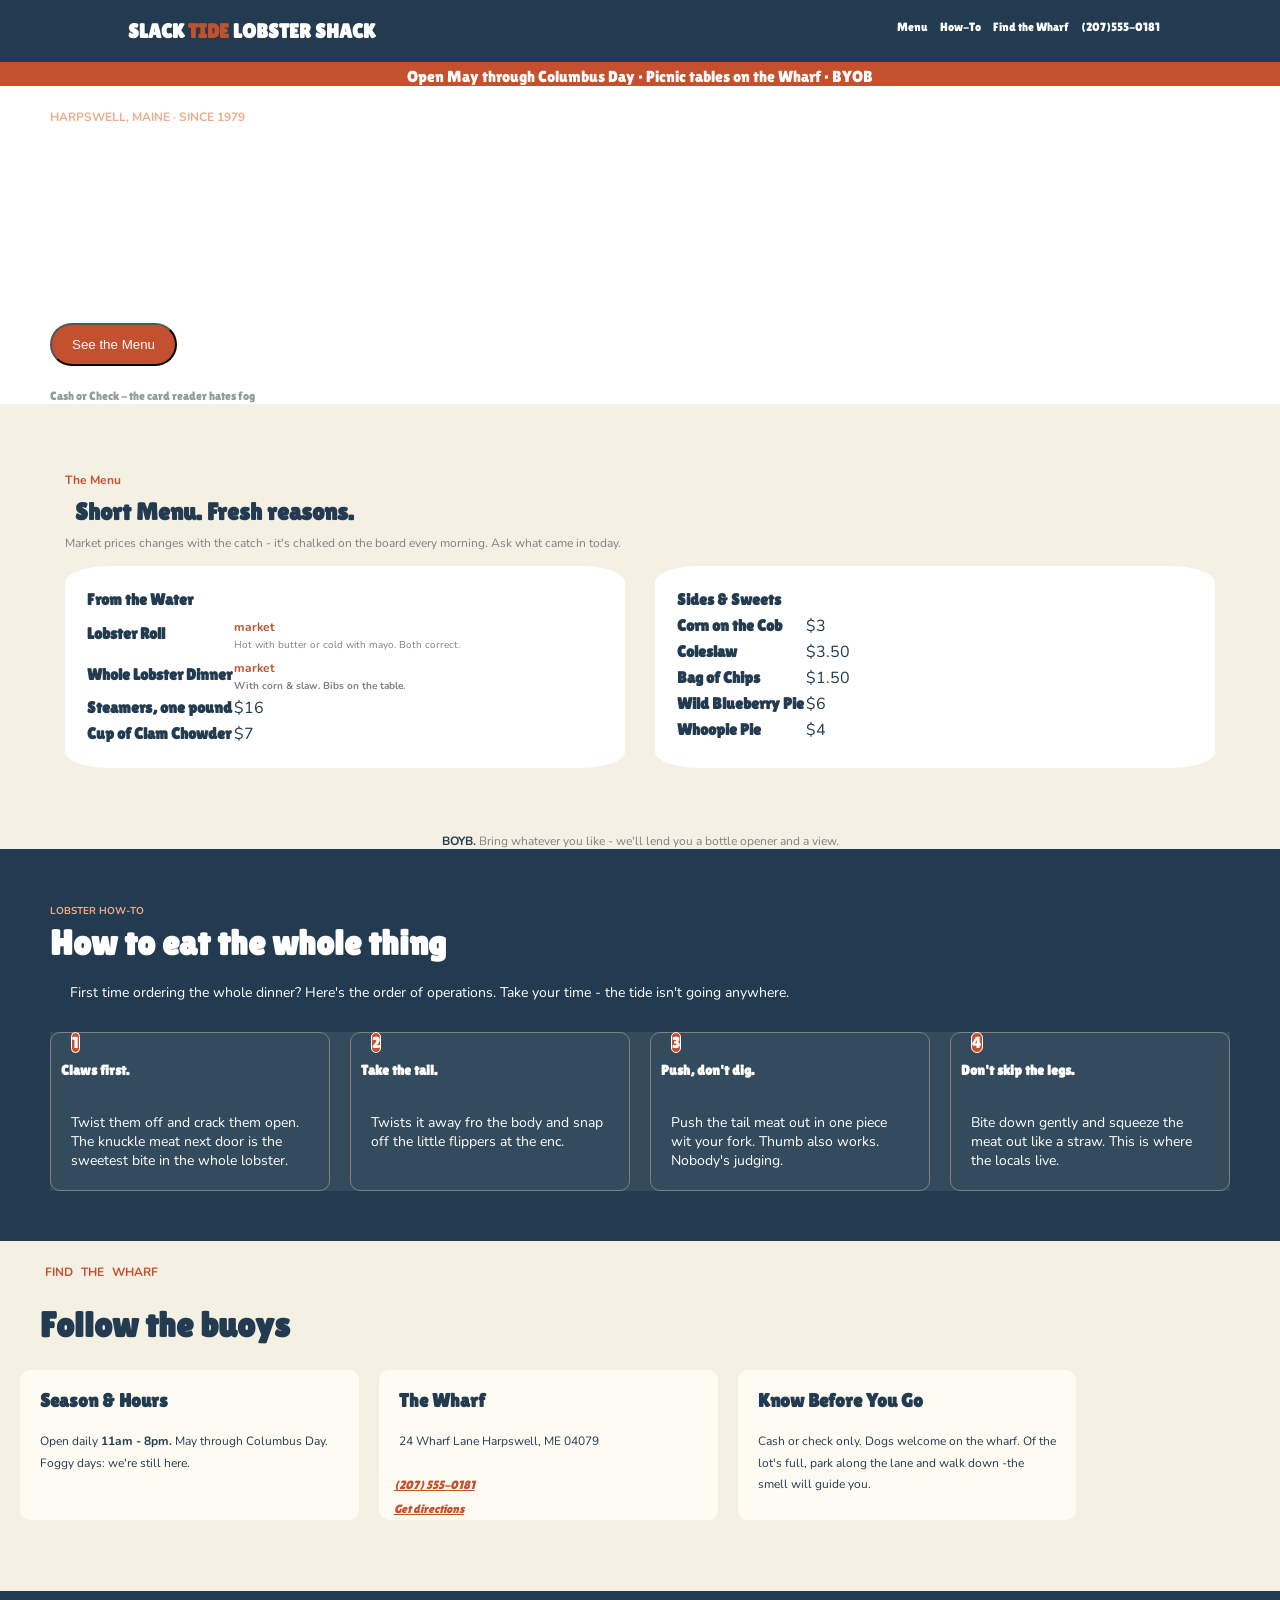
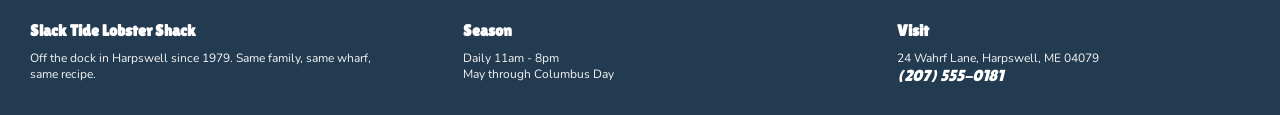
<file: index.html>
<!DOCTYPE html>
<html lang="en">

<head>
    <meta charset="UTF-8">
    <meta name="viewport" content="width=device-width, initial-scale=1.0">
    <title>Maine Lobster</title>
    <link rel="stylesheet" href="mainelobster.css">
    <link rel="preconnect" href="https://fonts.googleapis.com">
    <link rel="preconnect" href="https://fonts.gstatic.com" crossorigin>
    <link
        href="https://fonts.googleapis.com/css2?family=Lilita+One&family=Nunito:ital,wght@0,200..1000;1,200..1000&family=Roboto:ital,wght@0,100..900;1,100..900&family=Source+Sans+3:ital,wght@0,200..900;1,200..900&family=Titan+One&display=swap"
        rel="stylesheet">
    <link rel="preconnect" href="https://fonts.googleapis.com">
    <link rel="preconnect" href="https://fonts.gstatic.com" crossorigin>
    <link
        href="https://fonts.googleapis.com/css2?family=Lilita+One&family=Nunito+Sans:ital,opsz,wght@0,6..12,200..1000;1,6..12,200..1000&family=Nunito:ital,wght@0,200..1000;1,200..1000&family=Roboto:ital,wght@0,100..900;1,100..900&family=Source+Sans+3:ital,wght@0,200..900;1,200..900&family=Titan+One&display=swap"
        rel="stylesheet">
</head>

<body>
    <header>
        <h2>SLACK <span>TIDE</span> LOBSTER SHACK</h2>

        <nav>
            <ul>
                <li><a href="#">Menu</a></li>
                <li><a href="#">How-To</a></li>
                <li><a href="#">Find the Wharf</a></li>
                <li><a><span>(207)555-0181</span></a></li>
            </ul>
        </nav>
        <p>Open May through Columbus Day &middot; Picnic tables on the Wharf &middot; BYOB</p>
    </header>

    <main class="mainContainer">
        <section>
            <span class="span-1">HARPSWELL, MAINE &middot; SINCE 1979</span>
            <h1>Off the Boat. Onto the Roll.</h1>
            <p>Our lobster comes off the dock you're sitting on. Order at the window, grab a picnic table, watch the
                boats come in.</p>
            <button type="button">See the Menu</button>
            <button type="button" id="none">Lobster How-To</button>
            <br>
            <br>
            <span class="span-2">Cash or Check - the card reader hates fog<span>
        </section>

    </main>

    <section class="menuLovers">
        <section class="menuHaters">
            <section class="menuGood">
                <span>The Menu</span>
                <h2>Short Menu. Fresh reasons.</h2>
                <p>Market prices changes with the catch - it's chalked on the board every morning. Ask what came in today.
                </p>
            </section>
            <section class="menuTable">
                <section class="menuTable-1">
                    <table>
                        <thead>
                            <tr>
                                <th class="menuRule">From the Water</th>
                            </tr>
                        </thead>
                        <tbody>
                            <tr>
                                <th>Lobster Roll</th>
                                <td><span>market</span>
                                    <p class="menurRoll">Hot with butter or cold with mayo. Both correct.</p>
                                </td>
                            </tr>
                            <tr>
                                <th>Whole Lobster Dinner</th>
                                <td><span>market<span>
                                    <p class="menurRoll">With corn & slaw. Bibs on the table.</p>
                                </td>
                            </tr>
                            <tr>
                                <th>Steamers, one pound</th>
                                <td>$16</td>
                            </tr>
                            <tr>
                                <th>Cup of Clam Chowder</th>
                                <td>$7</td>
                            </tr>
                        </tbody>
                    </table>
                </section>


                <section class="menuTable-2">
                    <table>
                        <thead>
                            <tr>
                                <th class="menuRule">Sides & Sweets</th>
                            </tr>
                        </thead>
                        <tbody>
                            <tr>
                                <th>Corn on the Cob</th>
                                <td>$3</td>
                            </tr>
                            <tr>
                                <th>Coleslaw</th>
                                <td>$3.50</td>
                            </tr>
                            <tr>
                                <th>Bag of Chips</th>
                                <td>$1.50</td>
                            </tr>
                            <tr>
                                <th>Wild Blueberry Pie</th>
                                <td>$6</td>
                            </tr>
                            <tr>
                                <th>Whoopie Pie</th>
                                <td>$4</td>
                            </tr>
                        </tbody>
                    </table>
                </section>
            </section>
        </section>

        <section class="captionThis">
            <caption><strong>BOYB.</strong> Bring whatever you like - we'll lend you a bottle opener and a view.</caption>
        </section>
    </section>

    <section class="theHowtoeat">
        <section class="lobster">
            <section>
                <span>LOBSTER HOW-TO</span>
                <h2>How to eat the whole thing</h2>
                <p>First time ordering the whole dinner? Here's the order of operations. Take your time - the tide isn't
                    going anywhere.</p>
            </section>
        </section>

        <section class="lobster-1">
            <section>
                <span>1</span>
                <h3>Claws first.</h3>
                <p>Twist them off and crack them open. The knuckle meat next door is the sweetest bite in the whole
                    lobster.
                </p>
            </section>

            <section>
                <span>2</span>
                <h3>Take the tail.</h3>
                <p>Twists it away fro the body and snap off the little flippers at the enc.</p>
            </section>

            <section>
                <span>3</span>
                <h3>Push, don't dig.</h3>
                <p>Push the tail meat out in one piece wit your fork. Thumb also works. Nobody's judging.</p>
            </section>

            <section>
                <span>4</span>
                <h3>Don't skip the legs.</h3>
                <p>Bite down gently and squeeze the meat out like a straw. This is where the locals live.</p>
            </section>
        </section>
    </section>
    <section class="lobsterLover">
        <section class="lobsterEat">
                <section class="eatMore">
                <section>
                    <span>FIND THE WHARF</span>
                    <h2>Follow the buoys</h2>
                </section>
                <section class="lobsterFind">
                    <section>
                        <h3>Season & Hours</h3>
                        <p>Open daily <strong>11am - 8pm.</strong> May through Columbus Day. Foggy days: we're still here.</p>
                    </section>
                    <section>
                        <h3 class="wharf">The Wharf</h3>
                        <p>24 Wharf Lane Harpswell, ME 04079</p>
                        <address>
                            <a href="tel:+0123456789">(207) 555-0181</a>
                            <a href="#">Get directions</a>
                        </address>
                    </section>
                    <section>
                        <h3>Know Before You Go</h3>
                        <p>Cash or check only. Dogs welcome on the wharf. Of the lot's full, park along the lane and walk down -the smell will guide you.</p>
                    </section>
                </section>
            </section>
        </section>
    </section>
    <footer>
        <section class="footerSec"> 
            <section>
                <h3>Slack Tide Lobster Shack</h3>
                <p>Off the dock in Harpswell since 1979. Same family, same wharf, same recipe.</p>
            </section>

            <section>
                <h3>Season</h3>
                <p>Daily 11am - 8pm</p>
                <p>May through Columbus Day</p>
            </section>

            <section>
                <h3>Visit</h3>
                <p>24 Wahrf Lane, Harpswell, ME 04079</p>
                <address href="tel:+0123456789">(207) 555-0181</address>
            </section>
        </section>
    </footer>

</body>

</html>
</file>
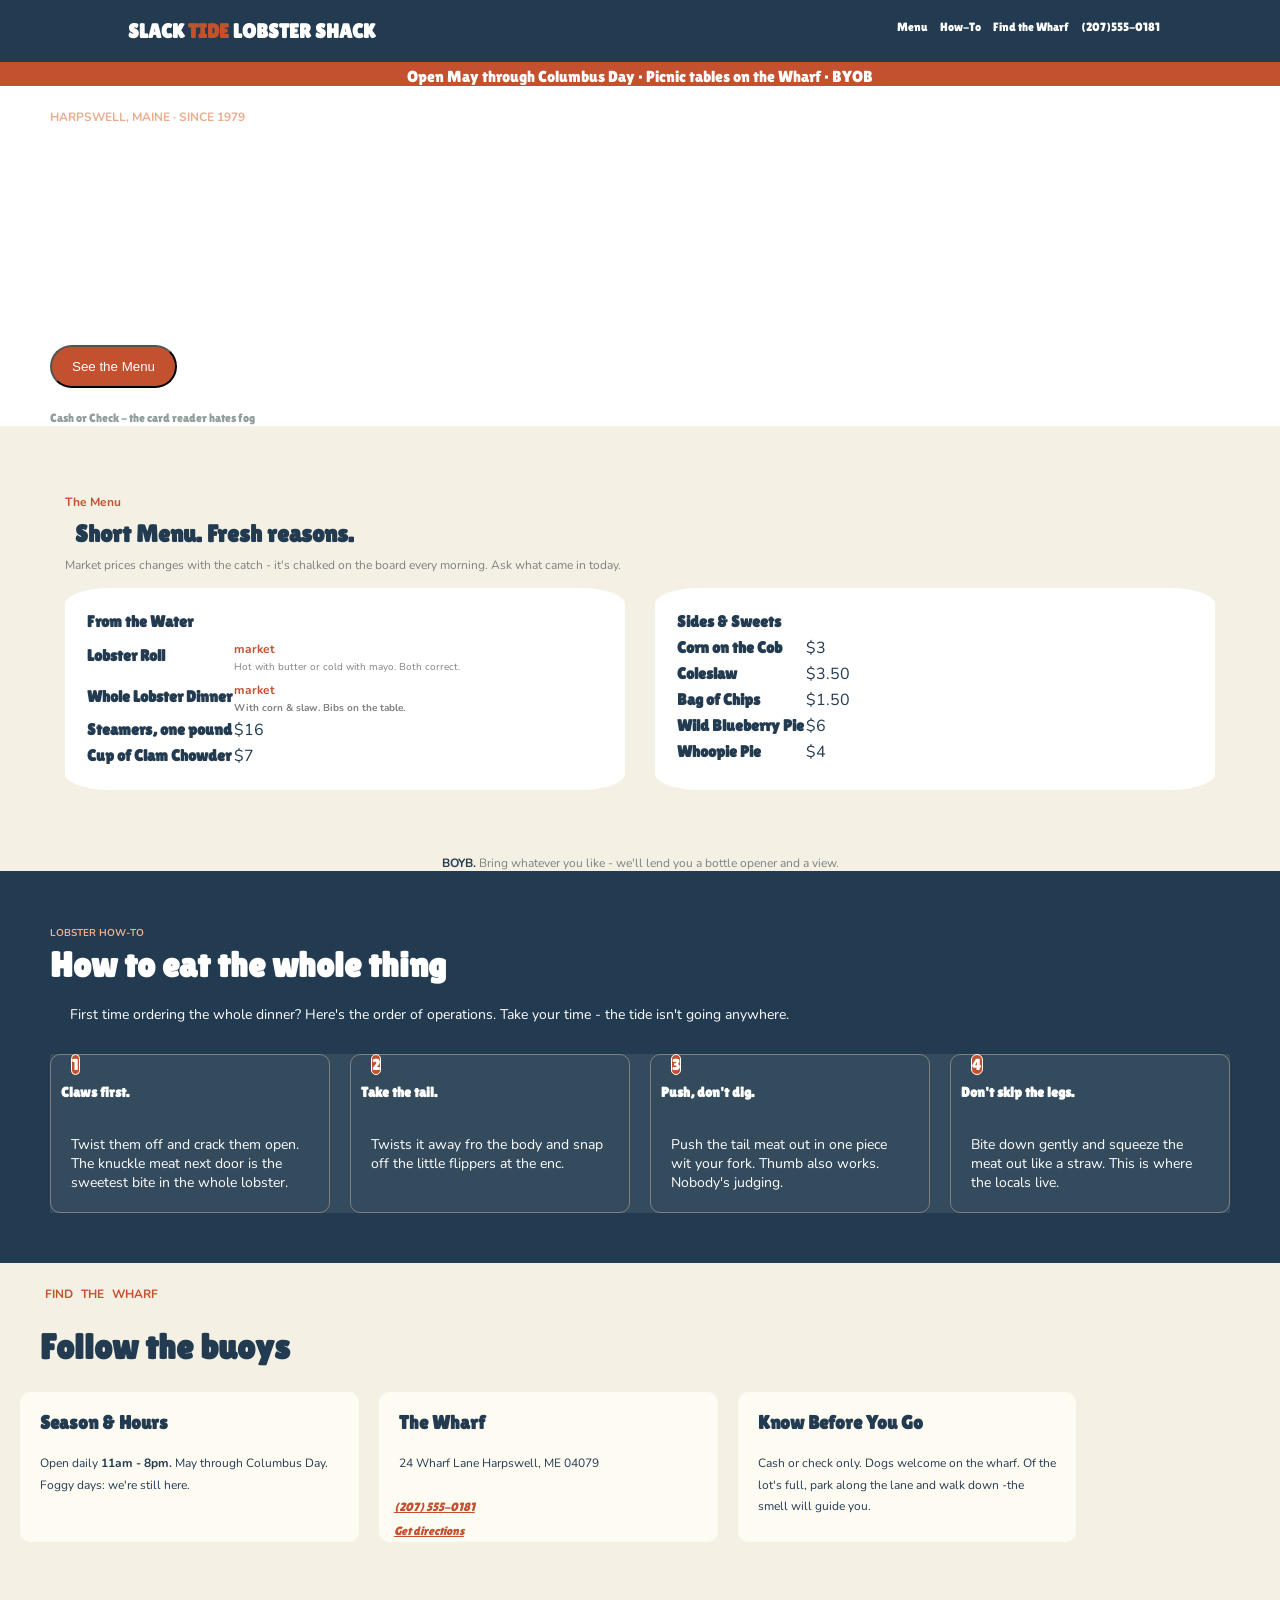
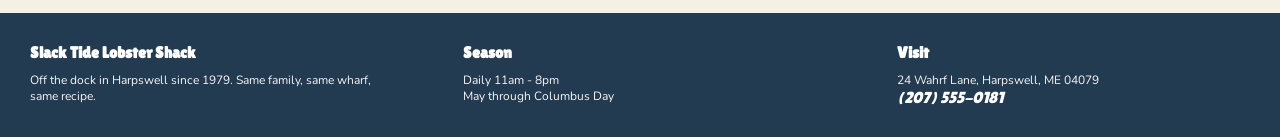
<file: mainlobster.html>
<!DOCTYPE html>
<html lang="en">

<head>
    <meta charset="UTF-8">
    <meta name="viewport" content="width=device-width, initial-scale=1.0">
    <title>Maine Lobster</title>
    <link rel="stylesheet" href="mainelobster.css">
    <link rel="preconnect" href="https://fonts.googleapis.com">
    <link rel="preconnect" href="https://fonts.gstatic.com" crossorigin>
    <link
        href="https://fonts.googleapis.com/css2?family=Lilita+One&family=Nunito:ital,wght@0,200..1000;1,200..1000&family=Roboto:ital,wght@0,100..900;1,100..900&family=Source+Sans+3:ital,wght@0,200..900;1,200..900&family=Titan+One&display=swap"
        rel="stylesheet">
    <link rel="preconnect" href="https://fonts.googleapis.com">
    <link rel="preconnect" href="https://fonts.gstatic.com" crossorigin>
    <link
        href="https://fonts.googleapis.com/css2?family=Lilita+One&family=Nunito+Sans:ital,opsz,wght@0,6..12,200..1000;1,6..12,200..1000&family=Nunito:ital,wght@0,200..1000;1,200..1000&family=Roboto:ital,wght@0,100..900;1,100..900&family=Source+Sans+3:ital,wght@0,200..900;1,200..900&family=Titan+One&display=swap"
        rel="stylesheet">
</head>

<body>
    <header>
        <h2>SLACK <span>TIDE</span> LOBSTER SHACK</h2>

        <nav>
            <ul>
                <li><a href="#">Menu</a></li>
                <li><a href="#">How-To</a></li>
                <li><a href="#">Find the Wharf</a></li>
                <li><a><span>(207)555-0181</span></a></li>
            </ul>
        </nav>
        <p>Open May through Columbus Day &middot; Picnic tables on the Wharf &middot; BYOB</p>
    </header>

    <main class="mainContainer">
        <section>
            <span class="span-1">HARPSWELL, MAINE &middot; SINCE 1979</span>
            <h1>Off the Boat. Onto the Roll.</h1>
            <p>Our lobster comes woff the dock you're sitting on. Order at the window, grab a picnic table, watch the
                boats come in.</p>
            <button type="button">See the Menu</button>
            <button type="button" id="none">Lobster How-To</button>
            <br>
            <br>
            <span class="span-2">Cash or Check - the card reader hates fog<span>
        </section>

    </main>

    <section class="menuLovers">
        <section class="menuHaters">
            <section class="menuGood">
                <span>The Menu</span>
                <h2>Short Menu. Fresh reasons.</h2>
                <p>Market prices changes with the catch - it's chalked on the board every morning. Ask what came in today.
                </p>
            </section>
            <section class="menuTable">
                <section class="menuTable-1">
                    <table>
                        <thead>
                            <tr>
                                <th class="menuRule">From the Water</th>
                            </tr>
                        </thead>
                        <tbody>
                            <tr>
                                <th>Lobster Roll</th>
                                <td><span>market</span>
                                    <p class="menurRoll">Hot with butter or cold with mayo. Both correct.</p>
                                </td>
                            </tr>
                            <tr>
                                <th>Whole Lobster Dinner</th>
                                <td><span>market<span>
                                    <p class="menurRoll">With corn & slaw. Bibs on the table.</p>
                                </td>
                            </tr>
                            <tr>
                                <th>Steamers, one pound</th>
                                <td>$16</td>
                            </tr>
                            <tr>
                                <th>Cup of Clam Chowder</th>
                                <td>$7</td>
                            </tr>
                        </tbody>
                    </table>
                </section>


                <section class="menuTable-2">
                    <table>
                        <thead>
                            <tr>
                                <th class="menuRule">Sides & Sweets</th>
                            </tr>
                        </thead>
                        <tbody>
                            <tr>
                                <th>Corn on the Cob</th>
                                <td>$3</td>
                            </tr>
                            <tr>
                                <th>Coleslaw</th>
                                <td>$3.50</td>
                            </tr>
                            <tr>
                                <th>Bag of Chips</th>
                                <td>$1.50</td>
                            </tr>
                            <tr>
                                <th>Wild Blueberry Pie</th>
                                <td>$6</td>
                            </tr>
                            <tr>
                                <th>Whoopie Pie</th>
                                <td>$4</td>
                            </tr>
                        </tbody>
                    </table>
                </section>
            </section>
        </section>

        <section class="captionThis">
            <caption><strong>BOYB.</strong> Bring whatever you like - we'll lend you a bottle opener and a view.</caption>
        </section>
    </section>

    <section class="theHowtoeat">
        <section class="lobster">
            <section>
                <span>LOBSTER HOW-TO</span>
                <h2>How to eat the whole thing</h2>
                <p>First time ordering the whole dinner? Here's the order of operations. Take your time - the tide isn't
                    going anywhere.</p>
            </section>
        </section>

        <section class="lobster-1">
            <section>
                <span>1</span>
                <h3>Claws first.</h3>
                <p>Twist them off and crack them open. The knuckle meat next door is the sweetest bite in the whole
                    lobster.
                </p>
            </section>

            <section>
                <span>2</span>
                <h3>Take the tail.</h3>
                <p>Twists it away fro the body and snap off the little flippers at the enc.</p>
            </section>

            <section>
                <span>3</span>
                <h3>Push, don't dig.</h3>
                <p>Push the tail meat out in one piece wit your fork. Thumb also works. Nobody's judging.</p>
            </section>

            <section>
                <span>4</span>
                <h3>Don't skip the legs.</h3>
                <p>Bite down gently and squeeze the meat out like a straw. This is where the locals live.</p>
            </section>
        </section>
    </section>
    <section class="lobsterLover">
        <section class="lobsterEat">
                <section class="eatMore">
                <section>
                    <span>FIND THE WHARF</span>
                    <h2>Follow the buoys</h2>
                </section>
                <section class="lobsterFind">
                    <section>
                        <h3>Season & Hours</h3>
                        <p>Open daily <strong>11am - 8pm.</strong> May through Columbus Day. Foggy days: we're still here.</p>
                    </section>
                    <section>
                        <h3 class="wharf">The Wharf</h3>
                        <p>24 Wharf Lane Harpswell, ME 04079</p>
                        <address>
                            <a href="tel:+0123456789">(207) 555-0181</a>
                            <a href="#">Get directions</a>
                        </address>
                    </section>
                    <section>
                        <h3>Know Before You Go</h3>
                        <p>Cash or check only. Dogs welcome on the wharf. Of the lot's full, park along the lane and walk down -the smell will guide you.</p>
                    </section>
                </section>
            </section>
        </section>
    </section>
    <footer>
        <section class="footerSec"> 
            <section>
                <h3>Slack Tide Lobster Shack</h3>
                <p>Off the dock in Harpswell since 1979. Same family, same wharf, same recipe.</p>
            </section>

            <section>
                <h3>Season</h3>
                <p>Daily 11am - 8pm</p>
                <p>May through Columbus Day</p>
            </section>

            <section>
                <h3>Visit</h3>
                <p>24 Wahrf Lane, Harpswell, ME 04079</p>
                <address href="tel:+0123456789">(207) 555-0181</address>
            </section>
        </section>
    </footer>

</body>

</html>
</file>
<file: mainelobster.css>
*{
    box-sizing: border-box;
     margin: 0;
    padding: 0;
}
body {
    font-family: "lilita One", san-serif;
}
/*
  ========================================
    HEADER
  ========================================
*/
header, footer{
    clear: both; 
}
header{
    width: 100%; 
    background: rgb(35, 59, 80);
    height: auto; 
}
header h2{ 
    display: inline-block;
    margin: 20px 10%;
    font-size: 20px;
    color: white; 
}

header h2 span{
    color: rgb(195, 80, 46);
}

header nav{
    float: right; 
    margin: 0 100px
}

header ul{
    margin: 0;
    padding: 15px; 
    font-size: 12px;
}
header li{
    display: inline-block;
    font-size: 12px;
    padding: 5px;
}
header a{
    color: white;
    text-decoration: none;
}
header p{
    color: white;
    text-align: center;
    width: 100%; 
    background:rgb(195, 80, 46); 
    padding-top: 5px 
}
/*
  ========================================
    MAIN CONTENT
  ========================================
*/
.mainContainer{
    background-image: linear-gradient(rgba(8, 39, 55, 0.85)), url(lmainelobsteroll.jpg);
    background-size: 100% auto;
    background-repeat: no-repeat; 
    background-position: center; 
    height: auto;  
}
.mainContainer section{ 
    width:60%; 
    margin-left: 50px;
    padding-top: 20px;  
}
.mainContainer .span-1{
    color: rgb(235, 172, 142); 
    padding-bottom: 10px;
    font-size: 12px;
    font-family: "Nunito", sans-serif;
    font-weight: bold;   
}
.mainContainer h1 {
    font-size: 50px;
    color: white;
    width: 50%; 
    margin-bottom: 10px; 
}
.mainContainer p{
    color: white;
    width: 55%; 
    margin-bottom: 20px;
    font-family: "Nunito", sans-serif;
    padding: 5px; 
}
.mainContainer button{
    background: rgb(195, 80, 46);
    color: white; 
    border-radius: 25px;
    padding: 12px 20px ; 
}
#none{
    background: none;
    border: 1px solid white; 
}
.mainContainer .span-2{
    color: rgb(145, 157, 154); 
    font-size: 12px;
}
/*
  ========================================
    MENU LOVERS SECTION
  ========================================
*/
.menuLovers{
    background-color: rgb(244, 240, 228);
    height: auto;  
    clear: both; 
}
.menuHaters{
    padding: 50px;  
}
.menuGood{
    margin: 15px; 
    text-align: left;
}
.menuGood span{
    color: rgb(195, 80, 46);
    font-size: 12px;
    font-family: "Nunito", sans-serif;
    font-weight: bold; 
}
.menuHaters h2{
    color: rgb(35, 59, 80);
    padding: 10px;  
}
.menuHaters p{
    color: gray; 
    font-family: "Nunito", sans-serif;
    font-size: 12px;
}
.menuTable{
    margin: 15px; 
    display: flex; 
    gap: 30px;  
}
.menuTable-1, .menuTable-2{
    width: 100%; 
    background: white;
    padding: 20px; 
    text-align: left;
    line-height: 1.5;   
    border-radius: 8%;
}
.menuTable-1, .menuTable-2, .menuRule{
    color: rgb(35, 59, 80);
}
.menuTable td{
    font-family: "Nunito", sans-serif;
}
.menuTable-1 p{
    font-family: "Nunito", sans-serif;
    font-size: 10px;
}
.captionThis{
    text-align: center;
    color: gray; 
    font-family: "Nunito", sans-serif;
    font-size: 12px; 
}
.captionThis strong{
    color: rgb(35, 59, 80);
}

.menuTable-1 span{
    color: rgb(195, 80, 46);
    font-size: 12px;
    font-weight: bold;
}
/*
  ========================================
   THE HOW-TO SEAFOOD LOVERS SECTION
  ========================================
*/
.theHowtoeat{
    background: rgb(35, 59, 80); 
    height: auto; 
    padding: 50px; 
}
.lobster span{
    color: white; 
    font-family: "Nunito", sans-serif;
    font-weight: bold; 
    font-size: 10px;
    color: rgb(235, 172, 142);
    padding-bottom: 5px; 
    gap: 20px 
}
.lobster h2{
    color: white; 
    padding-top: 5px;
    font-size: 35px;
}

.lobster p{
    color: white; 
    font-family: "Nunito", sans-serif;
    width: 100%; 
    margin-bottom: 10px; 
    font-size: 14px;
    padding: 20px; 
}
.lobster-1{
    display: flex;  
    width: 100%;
    gap: 20px;
    background: rgb(52, 75, 93);
}
.lobster-1 section{
    width: 25%; 
    border: .5px solid gray; 
    border-radius: 10px;
}
.lobster-1 section span{
    color: white; 
    margin-left: 20px; 
    margin-bottom: 10px; 
    background: rgb(195, 80, 46);
    border: 1px solid white; 
    border-radius: 50px;
}

.lobster-1 section h3{
    width: 80%; 
    margin: 10px;  
    color: white;
    font-size: 14px; 
}

.lobster-1 section p{
    width: 20px 60%;
    margin-top: 15px; 
    color: white; 
    font-family: "Nunito", sans-serif;
    font-size: 14px;
    padding: 20px ; 
}
/*
  ========================================
    THE LOBSTER HEADS
  ========================================
*/
.lobsterLover{
    height: 350px;  
    background: rgb(244, 240, 228);
}
.lobsterEat{
    height: 300px; 
    width: 90%; 
}
.lobsterEat span{ 
    color: rgb(195, 80, 46);
    font-size: 12px;
    word-spacing: 5px;
    font-family: "Nunito", sans-serif;
    font-weight: bold;
    margin-left: 25px;
}
.lobsterEat h2{
    color: rgb(35, 59, 80);
    height: 50px; 
    padding-top: 5px;
    font-size: 35px;
    margin: 20px; 
}
.eatMore{
    padding: 20px; 
}
.lobsterFind{
    display: flex; 
    gap: 20px; 
    width: 95%;
 
}
.lobsterFind section{ 
    flex: 1; 
    height: 150px;
    background: rgb(254, 251, 243);
    color: rgb(35, 59, 80);
    gap: 10px; 
    border-radius: 10px;
}
.lobsterFind h3{
    margin: 20px; 

}
.lobsterFind p{
    margin: 20px; 
    font-family: "Nunito", sans-serif;
    font-size: 12px; 
    display: block; 
    line-height: 1.8; 
}
.lobsterFind a{
    font-size: 12px; 
    color:rgb(195, 80, 46); 
    padding: 5px; 
    display: block; 
    margin-left: 10px; 
}

/*
  ========================================
    FOOTER 
  ========================================
*/
footer{
    height: auto;  
    background: rgb(35, 59, 80);
}
.footerSec{
    color: white; 
    display: flex; 
    gap: 20px; 
}

 .footerSec section{
    flex: 1;
    margin: 30px; 
 }

 .footerSec h3{
    font-size: 16px; 
    margin-bottom: 10px;
 }
.footerSec p{
    font-family: "Nunito", sans-serif; 
    font-size: 12px; 
    color: whitesmoke; 
}

/* =========================================================
   RESPONSIVE - 1024PX
   ========================================================= */

@media screen and (max-width: 1024px) {

    /* ---------------- HEADER / NAV ---------------- */

    header h2 {
        display: block;
        margin: 0;
        padding: 20px 40px 10px;
    }

    header nav {
        float: none;
        margin: 0;
        padding-left: 35px;
    }

    header ul {
        padding: 5px 0 15px;
    }

    header li {
        display: block;
        padding: 5px;
        text-align: left;
    }

    header p {
        height: auto;
        padding: 8px 20px;
    }


    /* ---------------- HERO ---------------- */

    .mainContainer {
        height: auto;
        min-height: 350px;
        background-size: cover;
    }

    .mainContainer section {
        width: 80%;
        margin-left: 40px;
        padding: 40px 0;
    }

    .mainContainer h1 {
        width: 70%;
    }

    .mainContainer p {
        width: 70%;
    }


    /* ---------------- MENU ---------------- */

    .menuLovers {
        height: auto;
    }

    .menuHaters {
        padding: 40px;
    }

    .menuTable {
        flex-direction: column;
    }

    .menuTable-1,
    .menuTable-2 {
        width: 100%;
        border-radius: 10px;
    }


    /* ---------------- HOW TO ---------------- */

    .theHowtoeat {
        height: auto;
        padding: 40px;
    }

    .lobster p {
        width: 85%;
    }

    .lobster-1 {
        flex-wrap: wrap;
    }

    .lobster-1 section {
        width: calc(50% - 10px);
    }

    .lobster-1 section p {
        width: 100%;
    }


    /* ---------------- FIND THE WHARF ---------------- */

    .lobsterLover {
        height: auto;
    }

    .lobsterEat {
        width: 100%;
        height: auto;
    }

    .lobsterFind {
        flex-wrap: wrap;
        width: 100%;
    }

    .lobsterFind section {
        flex: none;
        width: calc(50% - 10px);

        min-height: 150px;
    }


    /* ---------------- FOOTER ---------------- */

    footer {
        height: auto;
    }

    .footerSec {
        height: auto;
        flex-wrap: wrap;
    }

    .footerSec section {
        flex: none;
        width: calc(50% - 60px);
    }
}



/* =========================================================
   RESPONSIVE - 768PX
   ========================================================= */

@media screen and (max-width: 768px) {

    /* ---------------- HEADER ---------------- */

    header h2 {
        padding-left: 25px;
    }

    header nav {
        padding-left: 20px;
    }


    /* ---------------- HERO ---------------- */

    .mainContainer section {
        width: 90%;
        margin-left: 25px;
        padding: 35px 0;
    }

    .mainContainer h1 {
        width: 85%;
        font-size: 40px;
    }

    .mainContainer p {
        width: 80%;
    }


    /* ---------------- MENU ---------------- */

    .menuHaters {
        padding: 30px 20px;
    }

    .menuGood {
        margin: 10px;
    }

    .menuTable {
        margin: 10px;
    }


    /* ---------------- HOW TO ---------------- */

    .theHowtoeat {
        padding: 30px 20px;
    }

    .lobster h2 {
        height: auto;
        font-size: 30px;
        margin-bottom: 10px;
    }

    .lobster p {
        width: 100%;
    }

    .lobster-1 {
        flex-direction: column;
    }

    .lobster-1 section {
        width: 100%;
    }


    /* ---------------- FIND THE WHARF ---------------- */

    .lobsterFind {
        flex-direction: column;
    }

    .lobsterFind section {
        width: 100%;
    }


    /* ---------------- FOOTER ---------------- */

    .footerSec {
        flex-direction: column;
    }

    .footerSec section {
        width: auto;
        margin: 20px 30px;
    }
}

/* =========================================================
   RESPONSIVE - 600PX
   ========================================================= */

@media screen and (max-width: 600px) {

    /* ---------------- HEADER ---------------- */

    header h2 {
        font-size: 18px;
        padding: 15px 20px;
    }

    /* Completely hide navigation at 600px */
    header nav {
        display: none;
    }

    header p {
        font-size: 11px;
        line-height: 1.5;
    }

    /* ---------------- HERO ---------------- */

    .mainContainer {
        min-height: 420px;
    }

    .mainContainer section {
        width: 100%;
        margin-left: 0;
        padding: 35px 20px;
    }

    .mainContainer h1 {
        width: 100%;
        font-size: 34px;
    }

    .mainContainer p {
        width: 100%;
        padding-left: 0;
    }

    .mainContainer button {
        display: block;
        width: 100%;
        margin-bottom: 10px;
    }

    /* ---------------- MENU ---------------- */

    .menuHaters {
        padding: 30px 15px;
    }

    .menuHaters h2 {
        height: auto;
        padding-left: 0;
    }

    .menuGood {
        margin: 0 0 20px;
    }

    .menuTable {
        margin: 0;
        gap: 20px;
    }

    .menuTable-1,
    .menuTable-2 {
        padding: 15px;
    }

    .captionThis {
        height: auto;
        padding: 20px;
        line-height: 1.5;
    }

    /* ---------------- HOW TO ---------------- */

    .theHowtoeat {
        padding: 30px 15px;
    }

    .lobster h2 {
        font-size: 28px;
    }

    .lobster-1 {
        gap: 15px;
    }

    .lobster-1 section {
        width: 100%;
        padding: 15px;
    }

    .lobster-1 section h3 {
        width: auto;
    }

    .lobster-1 section p {
        padding: 10px;
        margin-top: 5px;
    }

    /* ---------------- FIND THE WHARF ---------------- */

    .eatMore {
        padding: 20px 15px;
    }

    .lobsterEat span {
        margin-left: 0;
    }

    .lobsterEat h2 {
        margin: 10px 0 20px;
        height: auto;
        font-size: 28px;
    }

    .lobsterFind {
        gap: 15px;
    }

    .lobsterFind section {
        height: auto;
    }

    /* ---------------- FOOTER ---------------- */

    footer {
        height: auto;
    }

    .footerSec {
        height: auto;
        flex-direction: column;
    }

    .footerSec section {
        width: 100%;
        margin: 0;
        padding: 20px;
    }
}
</file>
